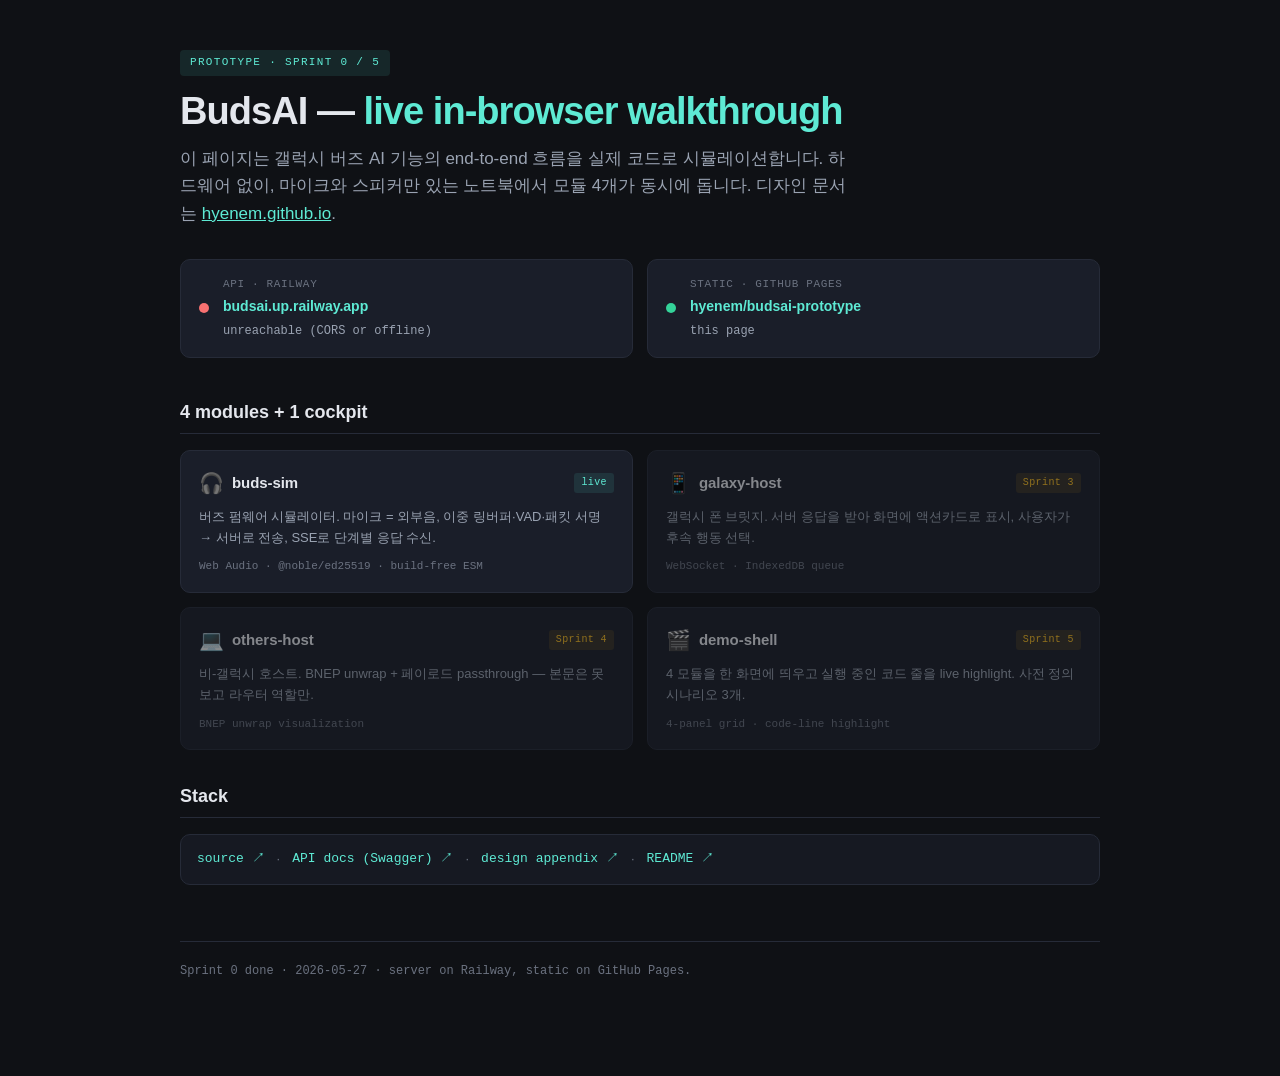
<file: index.html>
<!DOCTYPE html>
<html lang="ko">
<head>
  <meta charset="UTF-8" />
  <meta name="viewport" content="width=device-width, initial-scale=1.0" />
  <title>BudsAI — Prototype</title>
  <meta name="description" content="Live in-browser walkthrough of the BudsAI design — no earbud hardware needed." />
  <link rel="preconnect" href="https://budsai.up.railway.app" />
  <style>
    :root {
      --bg: #0f1115;
      --bg-elev: #161922;
      --bg-card: #1a1e29;
      --border: #262b38;
      --text: #e4e7ed;
      --text-dim: #9aa3b2;
      --text-muted: #6b7280;
      --accent: #5eead4;
      --accent-dim: #2dd4bf;
      --accent-soft: rgba(94, 234, 212, 0.1);
      --green: #34d399;
      --red: #f87171;
      --amber: #fbbf24;
      --mono: 'JetBrains Mono', 'SF Mono', 'Menlo', monospace;
      --sans: 'Pretendard', -apple-system, BlinkMacSystemFont, 'Segoe UI', sans-serif;
    }
    * { box-sizing: border-box; margin: 0; padding: 0; }
    html { scroll-behavior: smooth; }
    body {
      font-family: var(--sans);
      background: var(--bg);
      color: var(--text);
      line-height: 1.6;
      font-size: 15px;
      min-height: 100vh;
      padding: 48px 24px 96px;
    }
    .container { max-width: 920px; margin: 0 auto; }

    .eyebrow {
      display: inline-block;
      font-family: var(--mono);
      font-size: 11px; letter-spacing: 0.12em;
      text-transform: uppercase;
      color: var(--accent);
      background: var(--accent-soft);
      padding: 4px 10px; border-radius: 4px;
      margin-bottom: 14px;
    }
    h1 {
      font-size: 38px; font-weight: 800;
      letter-spacing: -0.025em; line-height: 1.15;
      margin-bottom: 12px;
    }
    h1 em { font-style: normal; color: var(--accent); }
    .subtitle {
      color: var(--text-dim); font-size: 17px;
      margin-bottom: 32px; max-width: 680px;
    }

    .status-row {
      display: grid;
      grid-template-columns: 1fr 1fr;
      gap: 14px;
      margin-bottom: 40px;
    }
    @media (max-width: 600px) { .status-row { grid-template-columns: 1fr; } }
    .status {
      background: var(--bg-card);
      border: 1px solid var(--border);
      border-radius: 10px;
      padding: 16px 18px;
      display: flex; align-items: center; gap: 14px;
    }
    .dot {
      width: 10px; height: 10px; border-radius: 50%;
      background: var(--text-muted); flex-shrink: 0;
      box-shadow: 0 0 0 0 currentColor;
      animation: pulse 1.4s ease-out infinite;
    }
    .dot.ok { background: var(--green); color: var(--green); }
    .dot.err { background: var(--red); color: var(--red); animation: none; }
    .dot.wait { background: var(--amber); color: var(--amber); }
    @keyframes pulse {
      0%   { box-shadow: 0 0 0 0 currentColor; }
      70%  { box-shadow: 0 0 0 8px transparent; }
      100% { box-shadow: 0 0 0 0 transparent; }
    }
    .status-body { flex: 1; }
    .status-label {
      font-family: var(--mono); font-size: 11px;
      text-transform: uppercase; letter-spacing: 0.06em;
      color: var(--text-muted);
    }
    .status-value {
      font-weight: 700; font-size: 14px; margin-top: 2px;
      word-break: break-all;
    }
    .status-value a { color: var(--accent); text-decoration: none; }
    .status-value a:hover { text-decoration: underline; }
    .status-detail {
      font-family: var(--mono); font-size: 12px;
      color: var(--text-dim); margin-top: 4px;
    }

    h2 {
      font-size: 18px; font-weight: 700;
      margin: 32px 0 16px;
      color: var(--text);
      padding-bottom: 6px;
      border-bottom: 1px solid var(--border);
    }

    .modules {
      display: grid;
      grid-template-columns: repeat(2, 1fr);
      gap: 14px;
      margin-top: 16px;
    }
    @media (max-width: 720px) { .modules { grid-template-columns: 1fr; } }
    .mod {
      background: var(--bg-card);
      border: 1px solid var(--border);
      border-radius: 10px;
      padding: 16px 18px;
      text-decoration: none;
      color: var(--text);
      transition: all 0.15s;
      display: flex; flex-direction: column;
      min-height: 140px;
    }
    .mod:hover { border-color: var(--accent); transform: translateY(-2px); }
    .mod.disabled {
      opacity: 0.55;
      cursor: not-allowed;
      pointer-events: none;
    }
    .mod-head {
      display: flex; align-items: center; gap: 8px;
      margin-bottom: 8px;
    }
    .mod-icon { font-size: 20px; }
    .mod-title {
      font-weight: 700; font-size: 15px;
      letter-spacing: -0.005em;
    }
    .mod-badge {
      margin-left: auto;
      font-family: var(--mono); font-size: 10px;
      padding: 2px 7px; border-radius: 3px;
      background: var(--accent-soft); color: var(--accent);
      letter-spacing: 0.04em;
    }
    .mod-badge.todo { background: rgba(251,191,36,0.12); color: var(--amber); }
    .mod-desc {
      font-size: 13px;
      color: var(--text-dim);
      flex: 1;
    }
    .mod-tech {
      font-family: var(--mono); font-size: 11px;
      color: var(--text-muted); margin-top: 10px;
    }

    .links {
      display: flex; flex-wrap: wrap; gap: 12px;
      margin-top: 16px;
      padding: 14px 16px;
      background: var(--bg-elev);
      border: 1px solid var(--border);
      border-radius: 10px;
      font-size: 13px;
    }
    .links a {
      color: var(--accent); text-decoration: none;
      font-family: var(--mono);
    }
    .links a:hover { text-decoration: underline; }
    .links span { color: var(--text-muted); }

    footer {
      margin-top: 56px;
      padding-top: 20px;
      border-top: 1px solid var(--border);
      font-size: 12px; color: var(--text-muted);
      font-family: var(--mono);
    }
    code {
      background: rgba(94,234,212,0.08);
      color: var(--accent);
      font-family: var(--mono);
      padding: 1px 5px;
      border-radius: 3px;
      font-size: 13px;
    }
  </style>
</head>
<body>
  <main class="container">
    <span class="eyebrow">Prototype · Sprint 0 / 5</span>
    <h1>BudsAI — <em>live in-browser walkthrough</em></h1>
    <p class="subtitle">
      이 페이지는 갤럭시 버즈 AI 기능의 end-to-end 흐름을 실제 코드로 시뮬레이션합니다.
      하드웨어 없이, 마이크와 스피커만 있는 노트북에서 모듈 4개가 동시에 돕니다.
      디자인 문서는 <a href="https://hyenem.github.io" style="color:var(--accent);">hyenem.github.io</a>.
    </p>

    <div class="status-row">
      <div class="status">
        <span class="dot wait" id="api-dot"></span>
        <div class="status-body">
          <div class="status-label">API · Railway</div>
          <div class="status-value">
            <a href="https://budsai.up.railway.app/healthz" target="_blank" rel="noopener">budsai.up.railway.app</a>
          </div>
          <div class="status-detail" id="api-detail">probing…</div>
        </div>
      </div>
      <div class="status">
        <span class="dot ok"></span>
        <div class="status-body">
          <div class="status-label">Static · GitHub Pages</div>
          <div class="status-value">
            <a href="https://github.com/hyenem/budsai-prototype" target="_blank" rel="noopener">hyenem/budsai-prototype</a>
          </div>
          <div class="status-detail">this page</div>
        </div>
      </div>
    </div>

    <h2>4 modules + 1 cockpit</h2>
    <div class="modules">
      <a class="mod" href="./buds-sim/">
        <div class="mod-head">
          <span class="mod-icon">🎧</span>
          <span class="mod-title">buds-sim</span>
          <span class="mod-badge">live</span>
        </div>
        <div class="mod-desc">
          버즈 펌웨어 시뮬레이터. 마이크 = 외부음, 이중 링버퍼·VAD·패킷 서명 → 서버로 전송, SSE로 단계별 응답 수신.
        </div>
        <div class="mod-tech">Web Audio · @noble/ed25519 · build-free ESM</div>
      </a>

      <a class="mod disabled" href="#">
        <div class="mod-head">
          <span class="mod-icon">📱</span>
          <span class="mod-title">galaxy-host</span>
          <span class="mod-badge todo">Sprint 3</span>
        </div>
        <div class="mod-desc">
          갤럭시 폰 브릿지. 서버 응답을 받아 화면에 액션카드로 표시, 사용자가 후속 행동 선택.
        </div>
        <div class="mod-tech">WebSocket · IndexedDB queue</div>
      </a>

      <a class="mod disabled" href="#">
        <div class="mod-head">
          <span class="mod-icon">💻</span>
          <span class="mod-title">others-host</span>
          <span class="mod-badge todo">Sprint 4</span>
        </div>
        <div class="mod-desc">
          비-갤럭시 호스트. BNEP unwrap + 페이로드 passthrough — 본문은 못 보고 라우터 역할만.
        </div>
        <div class="mod-tech">BNEP unwrap visualization</div>
      </a>

      <a class="mod disabled" href="#">
        <div class="mod-head">
          <span class="mod-icon">🎬</span>
          <span class="mod-title">demo-shell</span>
          <span class="mod-badge todo">Sprint 5</span>
        </div>
        <div class="mod-desc">
          4 모듈을 한 화면에 띄우고 실행 중인 코드 줄을 live highlight. 사전 정의 시나리오 3개.
        </div>
        <div class="mod-tech">4-panel grid · code-line highlight</div>
      </a>
    </div>

    <h2>Stack</h2>
    <div class="links">
      <a href="https://github.com/hyenem/budsai-prototype" target="_blank" rel="noopener">source ↗</a>
      <span>·</span>
      <a href="https://budsai.up.railway.app/docs" target="_blank" rel="noopener">API docs (Swagger) ↗</a>
      <span>·</span>
      <a href="https://hyenem.github.io/appendix-final.html" target="_blank" rel="noopener">design appendix ↗</a>
      <span>·</span>
      <a href="https://github.com/hyenem/budsai-prototype/blob/main/README.md" target="_blank" rel="noopener">README ↗</a>
    </div>

    <footer>
      Sprint 0 done · 2026-05-27 · server on Railway, static on GitHub Pages.
    </footer>
  </main>

  <script>
    // ---- live API health probe ----
    (async () => {
      const dot = document.getElementById('api-dot');
      const detail = document.getElementById('api-detail');
      try {
        const t0 = performance.now();
        const r = await fetch('https://budsai.up.railway.app/healthz', { mode: 'cors' });
        const dt = Math.round(performance.now() - t0);
        if (r.ok) {
          const j = await r.json();
          dot.classList.remove('wait'); dot.classList.add('ok');
          detail.textContent = `${r.status} · v${j.version} · ${dt}ms`;
        } else {
          dot.classList.remove('wait'); dot.classList.add('err');
          detail.textContent = `HTTP ${r.status}`;
        }
      } catch (e) {
        dot.classList.remove('wait'); dot.classList.add('err');
        detail.textContent = 'unreachable (CORS or offline)';
      }
    })();
  </script>
</body>
</html>
</file>
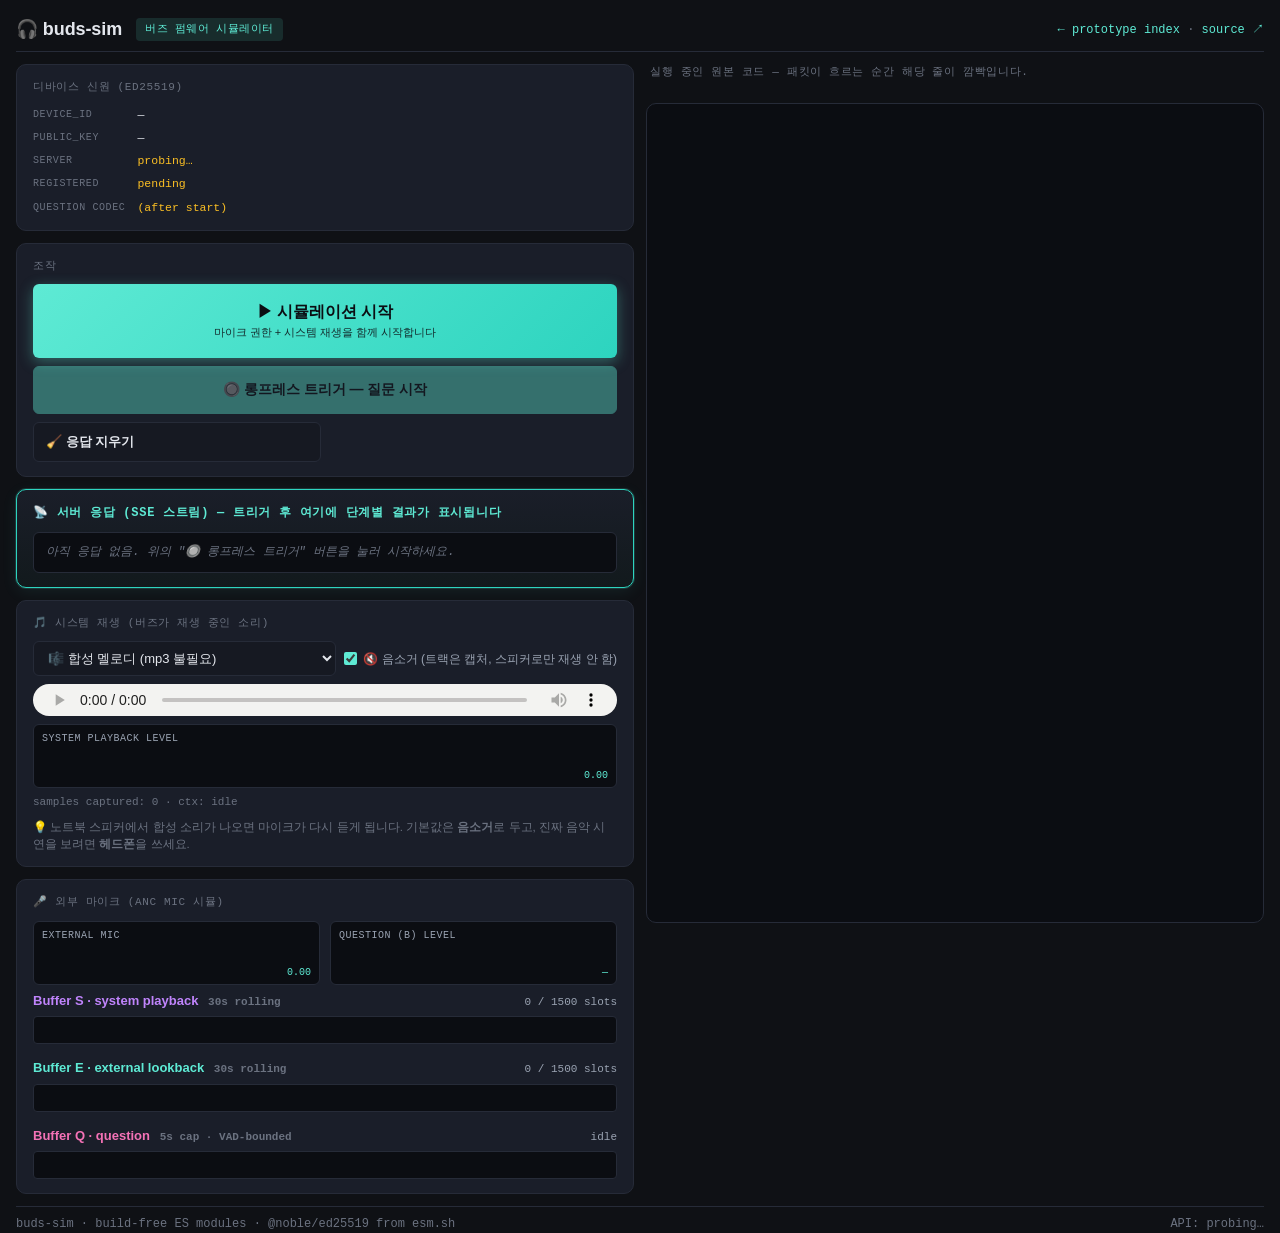
<file: buds-sim/index.html>
<!DOCTYPE html>
<html lang="ko">
<head>
  <meta charset="UTF-8" />
  <meta name="viewport" content="width=device-width, initial-scale=1.0" />
  <title>buds-sim · BudsAI prototype</title>
  <meta name="description" content="Galaxy Buds firmware simulator running in the browser." />
  <meta name="api-base" content="https://budsai.up.railway.app" />
  <link rel="stylesheet" href="./style.css" />
</head>
<body>
  <div class="layout">
    <header class="app-head">
      <h1>🎧 buds-sim</h1>
      <span class="role">버즈 펌웨어 시뮬레이터</span>
      <span class="doc-link">
        <a href="../">← prototype index</a>
        ·
        <a href="https://github.com/hyenem/budsai-prototype" target="_blank" rel="noopener">source ↗</a>
      </span>
    </header>

    <!-- ============= LEFT: controls + visual ============= -->
    <section class="left-col">
      <div class="card">
        <div class="card-title">디바이스 신원 (Ed25519)</div>
        <dl class="dev-id">
          <dt>device_id</dt>      <dd id="dev-id">—</dd>
          <dt>public_key</dt>     <dd id="dev-pub">—</dd>
          <dt>server</dt>         <dd id="dev-server" class="pending">probing…</dd>
          <dt>registered</dt>     <dd id="dev-reg" class="pending">pending</dd>
          <dt>question codec</dt> <dd id="dev-codec" class="pending">(after start)</dd>
        </dl>
      </div>

      <div class="card">
        <div class="card-title">조작</div>
        <div class="controls">
          <button class="btn btn-start" id="btn-mic">
            ▶ 시뮬레이션 시작
            <span style="display:block; font-size:11px; font-weight:500; opacity:0.85; margin-top:2px;">
              마이크 권한 + 시스템 재생을 함께 시작합니다
            </span>
          </button>
          <button class="btn btn-primary" id="btn-trigger" disabled>
            🔘 롱프레스 트리거 — 질문 시작
          </button>
          <button class="btn" id="btn-clear">🧹 응답 지우기</button>
        </div>
      </div>

      <div class="card card-feed">
        <div class="card-title">📡 서버 응답 (SSE 스트림) — 트리거 후 여기에 단계별 결과가 표시됩니다</div>
        <div class="feed" id="feed">
          <div class="empty">아직 응답 없음. 위의 "🔘 롱프레스 트리거" 버튼을 눌러 시작하세요.</div>
        </div>
        <div class="answer-box" id="answer">
          <div id="answer-text"></div>
          <div class="song" id="answer-song"></div>
          <audio id="answer-audio" controls style="margin-top:10px; width:100%; display:none;"></audio>
          <div class="followups" id="answer-followups"></div>
        </div>
      </div>

      <div class="card">
        <div class="card-title">🎵 시스템 재생 (버즈가 재생 중인 소리)</div>
        <div class="sys-controls">
          <select id="sys-source" class="sys-select">
            <option value="synthetic-melody" selected>🎼 합성 멜로디 (mp3 불필요)</option>
            <option value="synthetic-podcast">🗣️ 합성 음성 (TTS-like)</option>
            <option value="audio/bts-dynamite-30s.mp3">🎵 ./audio/bts-dynamite-30s.mp3 (사용자 추가)</option>
            <option value="audio/podcast-30s.mp3">🎵 ./audio/podcast-30s.mp3 (사용자 추가)</option>
            <option value="silence">선택 안 함 (질문만 테스트)</option>
          </select>
          <label style="display:flex; align-items:center; gap:6px; font-size:12px; color:var(--text-dim); cursor:pointer;">
            <input type="checkbox" id="sys-mute" checked style="accent-color:var(--accent);"/>
            🔇 음소거 (트랙은 캡처, 스피커로만 재생 안 함)
          </label>
          <audio id="sys-audio" preload="auto" controls loop></audio>
        </div>
        <div class="meter" style="margin-top:8px;">
          <span class="label">system playback level</span>
          <span class="level-num" id="sys-num">0.00</span>
          <div class="bar" id="sys-bar" style="background:linear-gradient(180deg,#c084fc,#7c3aed);"></div>
        </div>
        <div style="margin-top:6px; font-family:var(--mono); font-size:11px; color:var(--text-muted);">
          <span id="sys-debug">samples captured: 0 · ctx: idle</span>
        </div>
        <p style="font-size:11.5px; color:var(--text-muted); margin-top:8px; line-height:1.45;">
          💡 노트북 스피커에서 합성 소리가 나오면 마이크가 다시 듣게 됩니다.
          기본값은 <strong>음소거</strong>로 두고, 진짜 음악 시연을 보려면 <strong>헤드폰</strong>을 쓰세요.
        </p>
      </div>

      <div class="card">
        <div class="card-title">🎤 외부 마이크 (ANC mic 시뮬)</div>
        <div class="mic-row">
          <div class="meter">
            <span class="label">external mic</span>
            <span class="level-num" id="mic-num">0.00</span>
            <div class="bar" id="mic-bar"></div>
          </div>
          <div class="meter">
            <span class="label">question (B) level</span>
            <span class="level-num" id="q-num">—</span>
            <div class="bar" id="q-bar" style="background:linear-gradient(180deg,#f472b6,#be185d);"></div>
          </div>
        </div>

        <div class="ring is-S">
          <div class="ring-head">
            <span class="ring-name" style="color:#c084fc;">Buffer S · system playback <span class="duration">30s rolling</span></span>
            <span class="ring-meta" id="ringS-meta">0 / 1500 slots</span>
          </div>
          <canvas class="ring-canvas" id="ringS"></canvas>
        </div>

        <div class="ring is-A">
          <div class="ring-head">
            <span class="ring-name">Buffer E · external lookback <span class="duration">30s rolling</span></span>
            <span class="ring-meta" id="ringA-meta">0 / 1500 slots</span>
          </div>
          <canvas class="ring-canvas" id="ringA"></canvas>
        </div>

        <div class="ring is-B">
          <div class="ring-head">
            <span class="ring-name">Buffer Q · question <span class="duration">5s cap · VAD-bounded</span></span>
            <span class="ring-meta" id="ringB-meta">idle</span>
          </div>
          <canvas class="ring-canvas" id="ringB"></canvas>
        </div>
      </div>

    </section>

    <!-- ============= RIGHT: code viewer ============= -->
    <section class="right-col">
      <div class="card-title" style="padding-left:4px;">실행 중인 원본 코드 — 패킷이 흐르는 순간 해당 줄이 깜빡입니다.</div>
      <div class="code-viewer" id="code-viewer"></div>
    </section>

    <footer class="app-foot">
      <span>buds-sim · build-free ES modules · @noble/ed25519 from esm.sh</span>
      <span id="api-status">API: probing…</span>
    </footer>
  </div>

  <script type="module" src="./main.js"></script>
</body>
</html>
</file>
<file: buds-sim/style.css>
:root {
  --bg: #0f1115;
  --bg-elev: #161922;
  --bg-card: #1a1e29;
  --border: #262b38;
  --text: #e4e7ed;
  --text-dim: #9aa3b2;
  --text-muted: #6b7280;
  --accent: #5eead4;
  --accent-dim: #2dd4bf;
  --accent-soft: rgba(94, 234, 212, 0.12);
  --green: #34d399;
  --red: #f87171;
  --amber: #fbbf24;
  --magenta: #f472b6;
  --violet: #c084fc;
  --code-bg: #0b0d12;
  --mono: 'JetBrains Mono', 'SF Mono', 'Menlo', monospace;
  --sans: 'Pretendard', -apple-system, BlinkMacSystemFont, 'Segoe UI', sans-serif;
}

* { box-sizing: border-box; margin: 0; padding: 0; }
html, body { height: 100%; }
body {
  font-family: var(--sans);
  background: var(--bg);
  color: var(--text);
  font-size: 14px;
  line-height: 1.5;
  min-height: 100vh;
  padding: 16px;
  overflow-x: hidden;
}

a { color: var(--accent); text-decoration: none; }
a:hover { text-decoration: underline; }
code, kbd { font-family: var(--mono); font-size: 12px; }

/* ====== Layout ====== */
.layout {
  max-width: 1400px;
  margin: 0 auto;
  display: grid;
  grid-template-columns: minmax(0, 1fr) minmax(0, 1fr);
  gap: 12px;
  min-height: calc(100vh - 32px);
}
@media (max-width: 1100px) {
  .layout { grid-template-columns: 1fr; gap: 10px; }
}

header.app-head {
  grid-column: 1 / -1;
  display: flex; align-items: center; gap: 14px;
  padding-bottom: 8px;
  border-bottom: 1px solid var(--border);
}
.app-head h1 {
  font-size: 18px; font-weight: 800;
  letter-spacing: -0.005em;
}
.app-head .role {
  font-family: var(--mono); font-size: 11px;
  color: var(--accent);
  background: var(--accent-soft);
  padding: 3px 9px; border-radius: 4px;
  letter-spacing: 0.04em;
}
.app-head .doc-link {
  margin-left: auto;
  font-size: 12px; color: var(--text-muted);
  font-family: var(--mono);
}
.app-head .doc-link a { color: var(--accent); }

/* ====== Cards ====== */
.card {
  background: var(--bg-card);
  border: 1px solid var(--border);
  border-radius: 10px;
  padding: 14px 16px;
}
.card-title {
  font-family: var(--mono);
  font-size: 11px; letter-spacing: 0.06em;
  text-transform: uppercase;
  color: var(--text-muted);
  margin-bottom: 10px;
}

/* ====== Left column ====== */
.left-col {
  display: flex; flex-direction: column;
  gap: 12px; min-width: 0;
}

/* Mic + buffer visual */
.mic-row {
  display: grid; grid-template-columns: 1fr 1fr;
  gap: 10px;
}
.meter {
  background: var(--code-bg);
  border-radius: 6px;
  height: 64px;
  position: relative;
  overflow: hidden;
  border: 1px solid var(--border);
}
.meter .bar {
  position: absolute; left: 0; bottom: 0;
  width: 100%;
  background: linear-gradient(180deg, var(--accent) 0%, var(--accent-dim) 100%);
  transition: height 0.06s linear;
  height: 0%;
}
.meter .label {
  position: absolute; top: 6px; left: 8px;
  font-family: var(--mono); font-size: 10px;
  color: var(--text-dim); text-transform: uppercase;
  letter-spacing: 0.05em;
}
.meter .level-num {
  position: absolute; bottom: 4px; right: 8px;
  font-family: var(--mono); font-size: 10px;
  color: var(--accent);
}

/* Ring buffer visual — 1500 slots as a horizontal strip */
.ring {
  margin-top: 6px;
}
.ring + .ring { margin-top: 14px; }
.ring-head {
  display: flex; justify-content: space-between;
  align-items: baseline; margin-bottom: 6px;
}
.ring-name {
  font-weight: 700; font-size: 13px;
}
.ring-name .duration {
  color: var(--text-muted); font-family: var(--mono);
  font-size: 11px; margin-left: 6px;
}
.ring-meta {
  font-family: var(--mono); font-size: 11px;
  color: var(--text-dim);
}
.ring-canvas {
  display: block; width: 100%; height: 28px;
  background: var(--code-bg);
  border: 1px solid var(--border);
  border-radius: 4px;
}

.ring.is-A .ring-name { color: var(--accent); }
.ring.is-B .ring-name { color: var(--magenta); }
.ring.is-S .ring-name { color: var(--violet); }

/* System audio controls */
.sys-controls {
  display: flex; gap: 8px; align-items: center;
  flex-wrap: wrap;
}
.sys-select {
  flex: 1; min-width: 220px;
  background: var(--bg-elev); color: var(--text);
  border: 1px solid var(--border); border-radius: 6px;
  padding: 8px 10px;
  font-family: var(--sans); font-size: 13px;
}
#sys-audio {
  height: 32px;
  flex: 1; min-width: 200px;
  filter: hue-rotate(220deg);
}

/* Controls */
.controls {
  display: grid; grid-template-columns: repeat(2, 1fr);
  gap: 8px;
}
.btn {
  background: var(--bg-elev);
  color: var(--text);
  border: 1px solid var(--border);
  border-radius: 6px;
  padding: 10px 12px;
  font-family: var(--sans); font-size: 13px;
  font-weight: 600;
  cursor: pointer;
  transition: all 0.12s;
  text-align: left;
}
.btn:hover { border-color: var(--accent); background: var(--accent-soft); }
.btn:disabled { opacity: 0.4; cursor: not-allowed; }
.btn .kbd { color: var(--text-muted); font-family: var(--mono); font-size: 11px; margin-left: 4px; }
.btn-primary {
  background: var(--accent);
  color: #0b0d12;
  border-color: var(--accent);
  grid-column: 1 / -1;
  text-align: center;
  font-size: 14px; font-weight: 800;
  padding: 14px;
}
.btn-primary:hover { background: var(--accent-dim); }

.btn-start {
  background: linear-gradient(135deg, #5eead4 0%, #2dd4bf 100%);
  color: #0b0d12;
  border: none;
  grid-column: 1 / -1;
  text-align: center;
  font-size: 16px; font-weight: 800;
  padding: 18px 14px;
  box-shadow: 0 4px 14px rgba(94, 234, 212, 0.35);
  animation: glow 2s ease-in-out infinite;
}
.btn-start:hover {
  background: linear-gradient(135deg, #2dd4bf 0%, #14b8a6 100%);
  transform: translateY(-1px);
  box-shadow: 0 6px 18px rgba(94, 234, 212, 0.45);
}
.btn-start:disabled {
  animation: none;
  background: var(--bg-elev);
  color: var(--text-dim);
  box-shadow: none;
}
.btn.is-running {
  background: var(--bg-elev);
  color: var(--green);
  border: 1px solid var(--green);
  font-weight: 700;
  cursor: default;
  animation: none;
  box-shadow: none;
  grid-column: 1 / -1;
}
@keyframes glow {
  0%, 100% { box-shadow: 0 4px 14px rgba(94, 234, 212, 0.35); }
  50%      { box-shadow: 0 4px 22px rgba(94, 234, 212, 0.6); }
}
.btn-primary.is-recording {
  background: var(--magenta);
  color: white;
  border-color: var(--magenta);
  animation: rec-pulse 1s ease-in-out infinite;
}
@keyframes rec-pulse {
  0%, 100% { box-shadow: 0 0 0 0 rgba(244, 114, 182, 0.5); }
  50%      { box-shadow: 0 0 0 8px rgba(244, 114, 182, 0); }
}

/* Device identity panel */
.dev-id {
  display: grid;
  grid-template-columns: max-content 1fr;
  gap: 6px 12px;
  font-size: 12px;
}
.dev-id dt {
  font-family: var(--mono); font-size: 10px;
  color: var(--text-muted);
  text-transform: uppercase; letter-spacing: 0.06em;
  align-self: center;
}
.dev-id dd { font-family: var(--mono); font-size: 11.5px; word-break: break-all; }
.dev-id .ok { color: var(--green); }
.dev-id .pending { color: var(--amber); }

/* Server response card — emphasized */
.card-feed {
  border: 1px solid var(--accent-dim);
  background: linear-gradient(180deg, var(--bg-card) 0%, rgba(94, 234, 212, 0.04) 100%);
  box-shadow: 0 0 0 1px rgba(94, 234, 212, 0.15), 0 4px 16px rgba(94, 234, 212, 0.08);
}
.card-feed .card-title {
  color: var(--accent);
  font-size: 12px;
  font-weight: 700;
}

/* SSE feed */
.feed {
  background: var(--code-bg);
  border: 1px solid var(--border);
  border-radius: 6px;
  padding: 10px 12px;
  max-height: 260px;
  overflow-y: auto;
  font-family: var(--mono);
  font-size: 12px;
  line-height: 1.55;
}
.feed .ev {
  margin-bottom: 3px;
  color: var(--text-dim);
}
.feed .ev .stage {
  color: var(--accent);
  font-weight: 700;
  margin-right: 6px;
}
.feed .ev.is-final { color: var(--text); font-weight: 600; }
.feed .ev.is-pipe { color: var(--magenta); }
.feed .empty {
  color: var(--text-muted); font-style: italic;
}

/* Answer card highlight */
.answer-box {
  border-left: 3px solid var(--accent);
  background: var(--accent-soft);
  padding: 12px 14px;
  border-radius: 0 6px 6px 0;
  font-size: 14px;
  line-height: 1.55;
  margin-top: 10px;
  display: none;
}
.answer-box.is-shown { display: block; }
.answer-box .song {
  font-size: 12px;
  color: var(--text-dim);
  margin-top: 6px;
}
.answer-box .followups {
  margin-top: 10px;
  display: flex; gap: 8px; flex-wrap: wrap;
}
.answer-box .followups button {
  background: rgba(94, 234, 212, 0.2);
  border: 1px solid var(--accent-dim);
  color: var(--accent);
  font-size: 12px; font-weight: 600;
  padding: 5px 10px; border-radius: 999px;
  cursor: pointer;
}

/* ====== Right column — code viewer ====== */
.right-col {
  display: flex; flex-direction: column;
  gap: 12px; min-width: 0;
}
.code-viewer {
  flex: 1;
  min-height: 500px;
  max-height: calc(100vh - 80px);
  background: var(--code-bg);
  border: 1px solid var(--border);
  border-radius: 10px;
  overflow: hidden;
  display: flex; flex-direction: column;
  position: sticky;
  top: 16px;
}
@media (max-width: 1100px) {
  .code-viewer { position: static; max-height: 60vh; min-height: 400px; }
}
.code-tabs {
  display: flex; gap: 0;
  border-bottom: 1px solid var(--border);
  background: var(--bg-elev);
  overflow-x: auto;
}
.code-tab {
  padding: 8px 14px;
  font-family: var(--mono); font-size: 11.5px;
  color: var(--text-dim);
  background: transparent; border: none;
  cursor: pointer;
  border-right: 1px solid var(--border);
  white-space: nowrap;
  transition: all 0.1s;
}
.code-tab:hover { color: var(--text); background: var(--bg-card); }
.code-tab.is-active {
  color: var(--accent);
  background: var(--code-bg);
  font-weight: 700;
  border-bottom: 2px solid var(--accent);
  margin-bottom: -1px;
}
.code-tab.is-firing {
  background: rgba(94, 234, 212, 0.2);
  color: var(--accent);
}
.code-body {
  flex: 1;
  overflow: auto;
  padding: 14px 0;
  font-family: var(--mono);
  font-size: 12.5px;
  line-height: 1.6;
}
.code-pane { display: none; }
.code-pane.is-active { display: block; }
.code-line {
  display: flex; align-items: baseline;
  padding: 0 14px;
  position: relative;
  transition: background 0.15s;
}
.code-line.is-active {
  background: rgba(94, 234, 212, 0.14);
  border-left: 3px solid var(--accent);
  padding-left: 11px;
}
.code-line.was-active {
  background: rgba(94, 234, 212, 0.04);
}
.code-line .lineno {
  display: inline-block; width: 30px;
  flex-shrink: 0;
  color: var(--text-muted);
  font-size: 10.5px;
  text-align: right;
  padding-right: 12px;
  user-select: none;
}
.code-line .text { white-space: pre; color: var(--text); }
.code-line .text .kw  { color: #f472b6; }
.code-line .text .str { color: #5eead4; }
.code-line .text .com { color: var(--text-muted); font-style: italic; }
.code-line .text .num { color: #fbbf24; }
.code-line .text .fn  { color: #c084fc; }

/* ====== Footer ====== */
footer.app-foot {
  grid-column: 1 / -1;
  padding-top: 8px;
  border-top: 1px solid var(--border);
  color: var(--text-muted);
  font-size: 12px;
  font-family: var(--mono);
  display: flex; flex-wrap: wrap; gap: 14px;
  justify-content: space-between;
}
</file>
